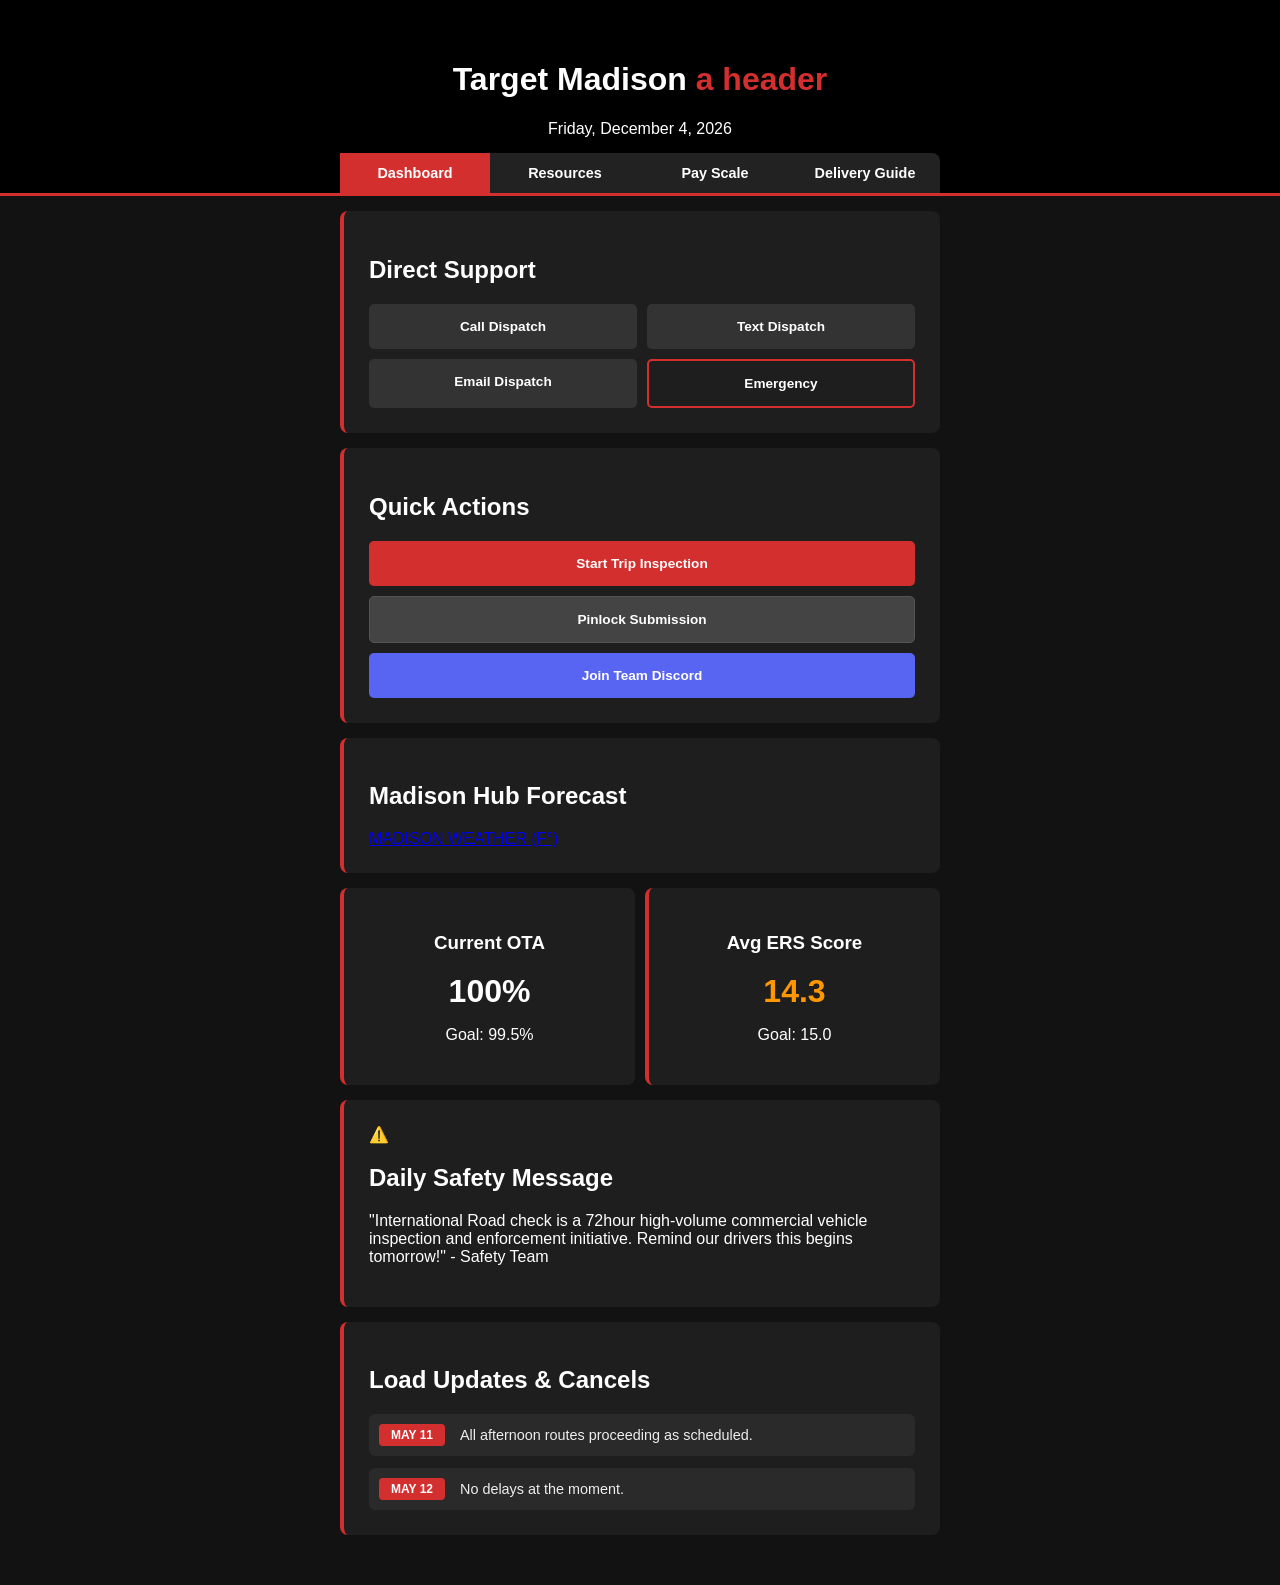
<file: index.html>
<!doctype html>
<html lang="en">
  <head>
    <meta charset="UTF-8" />
    <meta name="viewport" content="width=device-width, initial-scale=1.0" />
    <title>A page here | Dashboard</title>
    <link rel="stylesheet" href="styles.css" />
  </head>
  <body>
    <header>
      <div class="header-content">
        <h1>Target Madison <span class="sub-brand">a header</span></h1>
        <div class="date" id="current-date"></div>
      </div>
      <nav class="main-nav">
        <a href="index.html" class="nav-item active">Dashboard</a>
        <a href="resources.html" class="nav-item">Resources</a>
        <a href="targetMadisonPayScale.html" class="nav-item">Pay Scale</a>
        <a href="delivery-guide.html" class="nav-item">Delivery Guide</a>
      </nav>
    </header>

    <main class="container">
      <section class="card action-card">
        <h2>Direct Support</h2>
        <div class="button-grid">
          <a href="tel:8032505276" class="btn-link support">Call Dispatch</a>
          <a href="sms:8032505276" class="btn-link support">Text Dispatch</a>
          <a href="mailto:targetmadison@usxpress.com" class="btn-link support">
            Email Dispatch</a
          >
          <a href="tel:911" class="btn-link emergency">Emergency</a>
        </div>
      </section>

      <section class="card action-card">
        <h2>Quick Actions</h2>
        <div class="button-grid">
          <a
            href="https://app.smartsheet.com/b/form/f10eee7610c347f5bd076bdf74858b39"
            class="btn-link primary"
            target="_blank"
            >Start Trip Inspection</a
          >
          <a
            href="https://forms.office.com/pages/responsepage.aspx?id=baa1u59cKkiWmqQDBLa8jYGkXY_QjcpDrujCEN10fqJURVBIWTdNQVBaWUJBTFdSQTcyQ05BNzRNVCQlQCN0PWcu&origin=lprLink&route=shorturl"
            class="btn-link secondary"
            target="_blank"
            >Pinlock Submission</a
          >
          <a
            href="https://discord.gg/PH69uc9b"
            class="btn-link discord"
            target="_blank"
            >Join Team Discord</a
          >
        </div>
      </section>
      <!-- Weather -->
      <section class="card">
        <h2>Madison Hub Forecast</h2>
        <a
          class="weatherwidget-io"
          href="https://forecast7.com/en/34d70n86d75/madison/?unit=us"
          data-label_1="MADISON"
          data-label_2="WEATHER"
          data-font="Roboto"
          data-icons="Climacons Animated"
          data-mode="Forecast"
          data-days="3"
          data-theme="pure"
          data-basecolor="#1e1e1e"
          data-accent="#555555"
          data-textcolor="#ffffff"
          data-highcolor="#d32f2f"
          data-lowcolor="#bbbbbb"
          data-unit="us"
        >
          MADISON WEATHER (F°)
        </a>
        <script>
          !(function (d, s, id) {
            var js,
              fjs = d.getElementsByTagName(s)[0];
            if (!d.getElementById(id)) {
              js = d.createElement(s);
              js.id = id;
              js.src = "https://weatherwidget.io/js/widget.min.js";
              fjs.parentNode.insertBefore(js, fjs);
            }
          })(document, "script", "weatherwidget-io-js");
        </script>
      </section>
      <!-- Metrics -->
      <section class="metrics">
        <div class="card metric-card status-good">
          <h3>Current OTA</h3>
          <div class="stat">100%</div>
          <p class="goal">Goal: 99.5%</p>
        </div>
        <div class="card metric-card status-warning">
          <h3>Avg ERS Score</h3>
          <div class="stat">14.3</div>
          <p class="goal">Goal: 15.0</p>
        </div>
      </section>
      <!-- Safety Message -->
      <section class="card safety-card">
        <div class="card-header">
          <span class="icon">⚠️</span>
          <h2>Daily Safety Message</h2>
        </div>
        <p class="safety-text">
          "International Road check is a 72hour high-volume commercial vehicle
          inspection and enforcement initiative. Remind our drivers this begins
          tomorrow!" - Safety Team
        </p>
      </section>

      <section class="card alert-card">
        <h2>Load Updates & Cancels</h2>
        <div class="update-list">
          <div class="update-item">
            <span class="update-date">May 11</span
            ><span class="update-msg"
              >All afternoon routes proceeding as scheduled.</span
            >
          </div>
          <div class="update-item">
            <span class="update-date">May 12</span
            ><span class="update-msg">No delays at the moment.</span>
          </div>
        </div>
      </section>
    </main>

    <script>
      const options = {
        weekday: "long",
        year: "numeric",
        month: "long",
        day: "numeric",
      };
      document.getElementById("current-date").innerText =
        new Date().toLocaleDateString(undefined, options);
    </script>
  </body>
</html>
</file>
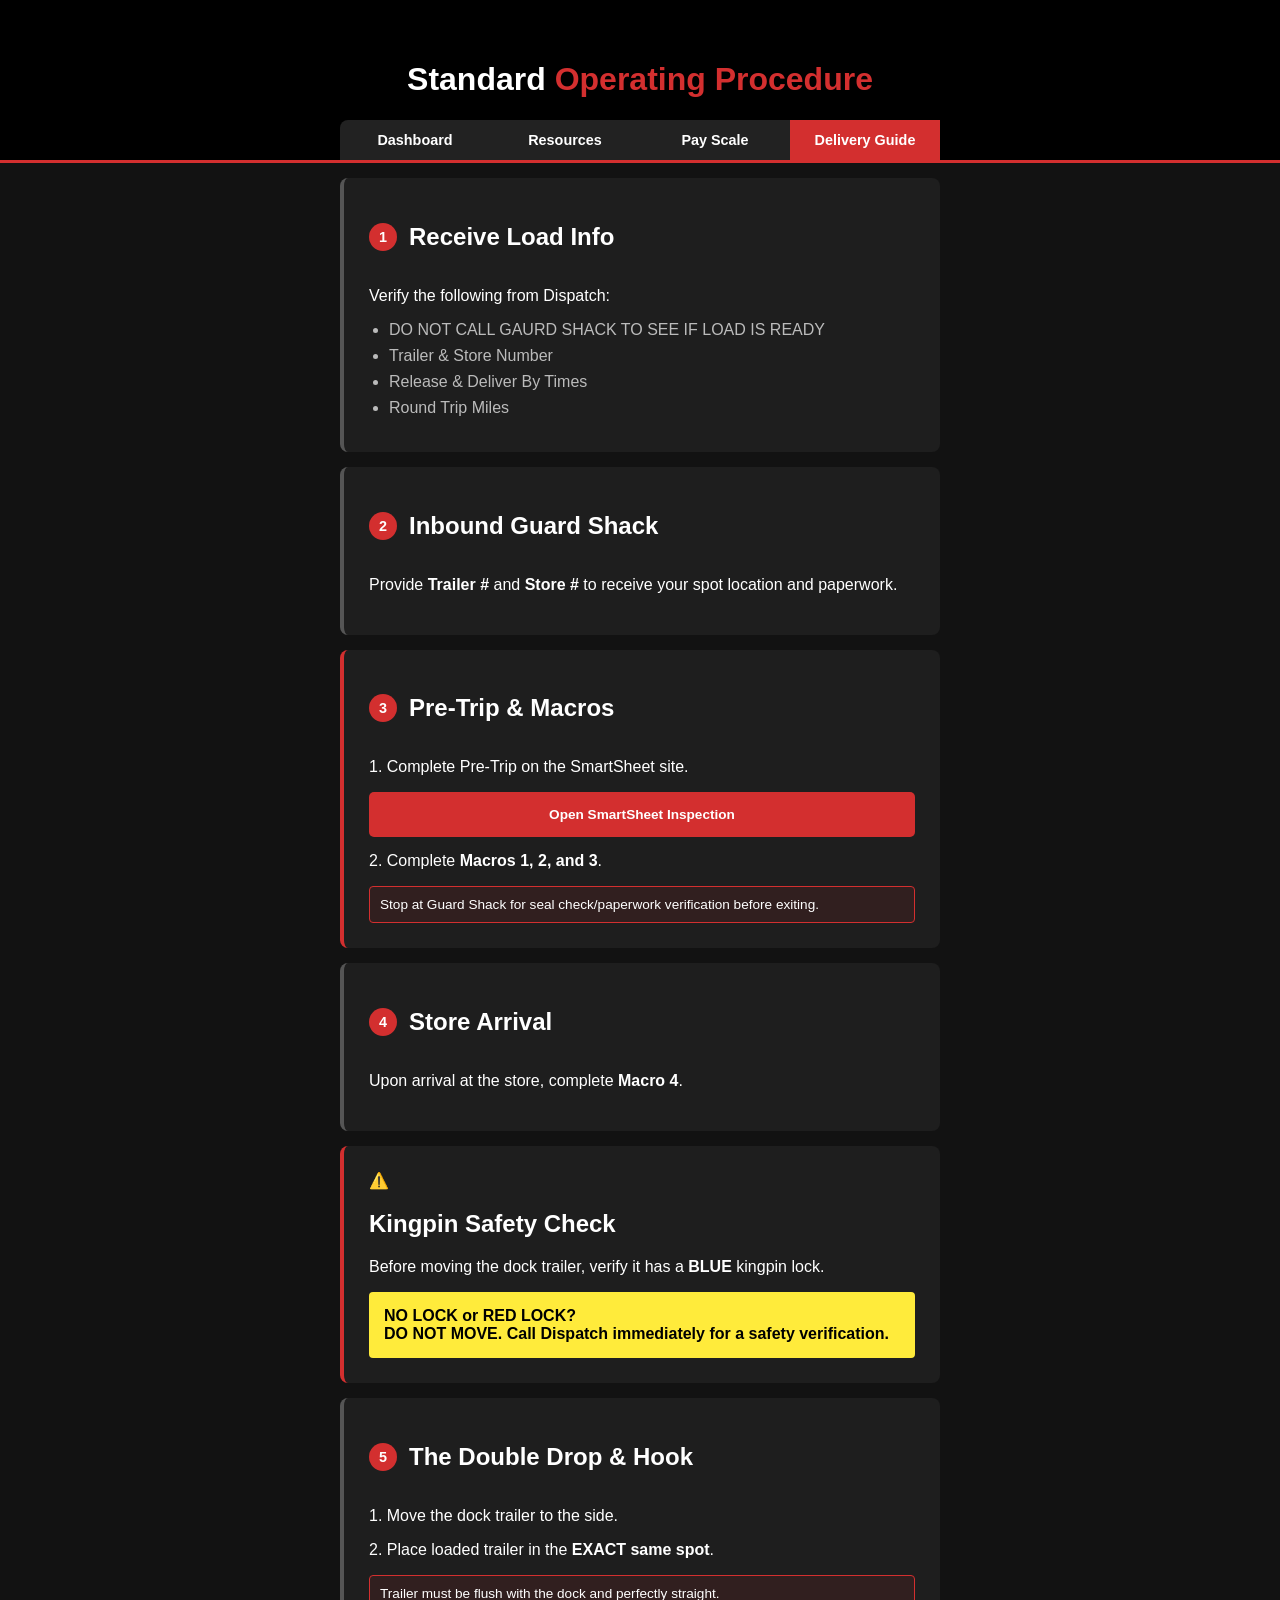
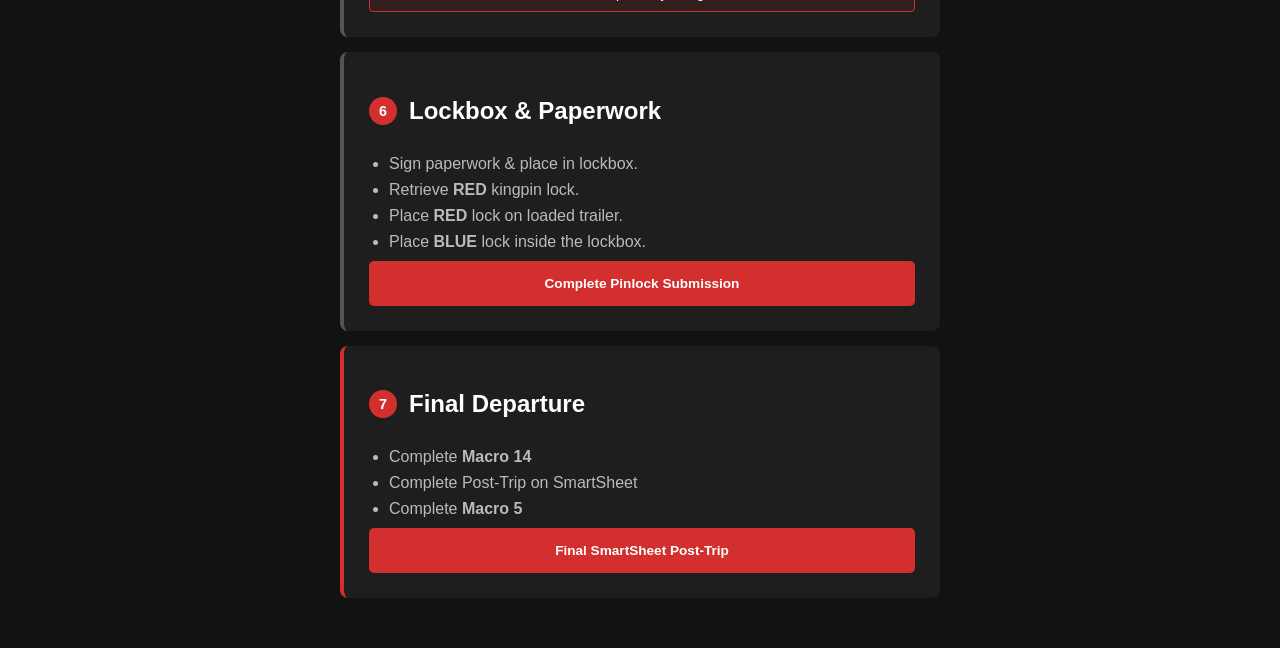
<file: delivery-guide.html>
<!doctype html>
<html lang="en">
  <head>
    <meta charset="UTF-8" />
    <meta name="viewport" content="width=device-width, initial-scale=1.0" />
    <title>Delivery Guide | Target Madison</title>
    <link rel="stylesheet" href="styles.css" />
    <link rel="stylesheet" href="delivery-guide.css" />
  </head>
  <body>
    <header>
      <div class="header-content">
        <h1>Standard <span class="sub-brand">Operating Procedure</span></h1>
      </div>
      <nav class="main-nav">
        <a href="index.html" class="nav-item">Dashboard</a>
        <a href="resources.html" class="nav-item">Resources</a>
        <a href="targetMadisonPayScale.html" class="nav-item">Pay Scale</a>
        <a href="delivery-guide.html" class="nav-item active">Delivery Guide</a>
      </nav>
    </header>

    <main class="container">
      <!-- Step 1: Dispatch -->
      <section class="card step-card">
        <div class="step-header">
          <span class="step-num">1</span>
          <h2>Receive Load Info</h2>
        </div>
        <p>Verify the following from Dispatch:</p>
        <ul class="check-list">
          <li>DO NOT CALL GAURD SHACK TO SEE IF LOAD IS READY</li>
          <li>Trailer & Store Number</li>
          <li>Release & Deliver By Times</li>
          <li>Round Trip Miles</li>
        </ul>
      </section>

      <!-- Step 2: Guard Shack (Inbound) -->
      <section class="card step-card">
        <div class="step-header">
          <span class="step-num">2</span>
          <h2>Inbound Guard Shack</h2>
        </div>
        <p>
          Provide <strong>Trailer #</strong> and <strong>Store #</strong> to
          receive your spot location and paperwork.
        </p>
      </section>

      <!-- Step 3: Inspections -->
      <section class="card step-card highlight-step">
        <div class="step-header">
          <span class="step-num">3</span>
          <h2>Pre-Trip & Macros</h2>
        </div>
        <p>1. Complete Pre-Trip on the SmartSheet site.</p>
        <a
          href="https://app.smartsheet.com/b/form/f10eee7610c347f5bd076bdf74858b39"
          class="btn-link primary"
          target="_blank"
          >Open SmartSheet Inspection</a
        >
        <p style="margin-top: 15px">
          2. Complete <strong>Macros 1, 2, and 3</strong>.
        </p>
        <div class="alert-box">
          Stop at Guard Shack for seal check/paperwork verification before
          exiting.
        </div>
      </section>

      <!-- Step 4: Arrival -->
      <section class="card step-card">
        <div class="step-header">
          <span class="step-num">4</span>
          <h2>Store Arrival</h2>
        </div>
        <p>Upon arrival at the store, complete <strong>Macro 4</strong>.</p>
      </section>

      <!-- Step 5: Critical Safety Check -->
      <section class="card safety-card">
        <div class="card-header">
          <span class="icon">⚠️</span>
          <h2>Kingpin Safety Check</h2>
        </div>
        <p>
          Before moving the dock trailer, verify it has a
          <strong>BLUE</strong> kingpin lock.
        </p>
        <div class="warning-box">
          <strong>NO LOCK or RED LOCK?</strong><br />
          DO NOT MOVE. Call Dispatch immediately for a safety verification.
        </div>
      </section>

      <!-- Step 6: Drop & Hook -->
      <section class="card step-card">
        <div class="step-header">
          <span class="step-num">5</span>
          <h2>The Double Drop & Hook</h2>
        </div>
        <p>1. Move the dock trailer to the side.</p>
        <p>2. Place loaded trailer in the <strong>EXACT same spot</strong>.</p>
        <div class="alert-box">
          Trailer must be flush with the dock and perfectly straight.
        </div>
      </section>

      <!-- Step 7: Finalize -->
      <section class="card step-card">
        <div class="step-header">
          <span class="step-num">6</span>
          <h2>Lockbox & Paperwork</h2>
        </div>
        <ul class="check-list">
          <li>Sign paperwork & place in lockbox.</li>
          <li>Retrieve <strong>RED</strong> kingpin lock.</li>
          <li>Place <strong>RED</strong> lock on loaded trailer.</li>
          <li>Place <strong>BLUE</strong> lock inside the lockbox.</li>
        </ul>
        <a
          href="https://forms.office.com/pages/responsepage.aspx?id=baa1u59cKkiWmqQDBLa8jYGkXY_QjcpDrujCEN10fqJURVBIWTdNQVBaWUJBTFdSQTcyQ05BNzRNVCQlQCN0PWcu&origin=lprLink&route=shorturl"
          class="btn-link primary"
          target="_blank"
        >
          Complete Pinlock Submission</a
        >
      </section>

      <!-- Step 8: Completion -->
      <section class="card step-card highlight-step">
        <div class="step-header">
          <span class="step-num">7</span>
          <h2>Final Departure</h2>
        </div>
        <ul class="check-list">
          <li>Complete <strong>Macro 14</strong></li>
          <li>Complete Post-Trip on SmartSheet</li>
          <li>Complete <strong>Macro 5</strong></li>
        </ul>
        <a
          href="https://app.smartsheet.com/b/form/f10eee7610c347f5bd076bdf74858b39"
          class="btn-link primary"
          target="_blank"
          >Final SmartSheet Post-Trip</a
        >
      </section>
    </main>
  </body>
</html>
</file>
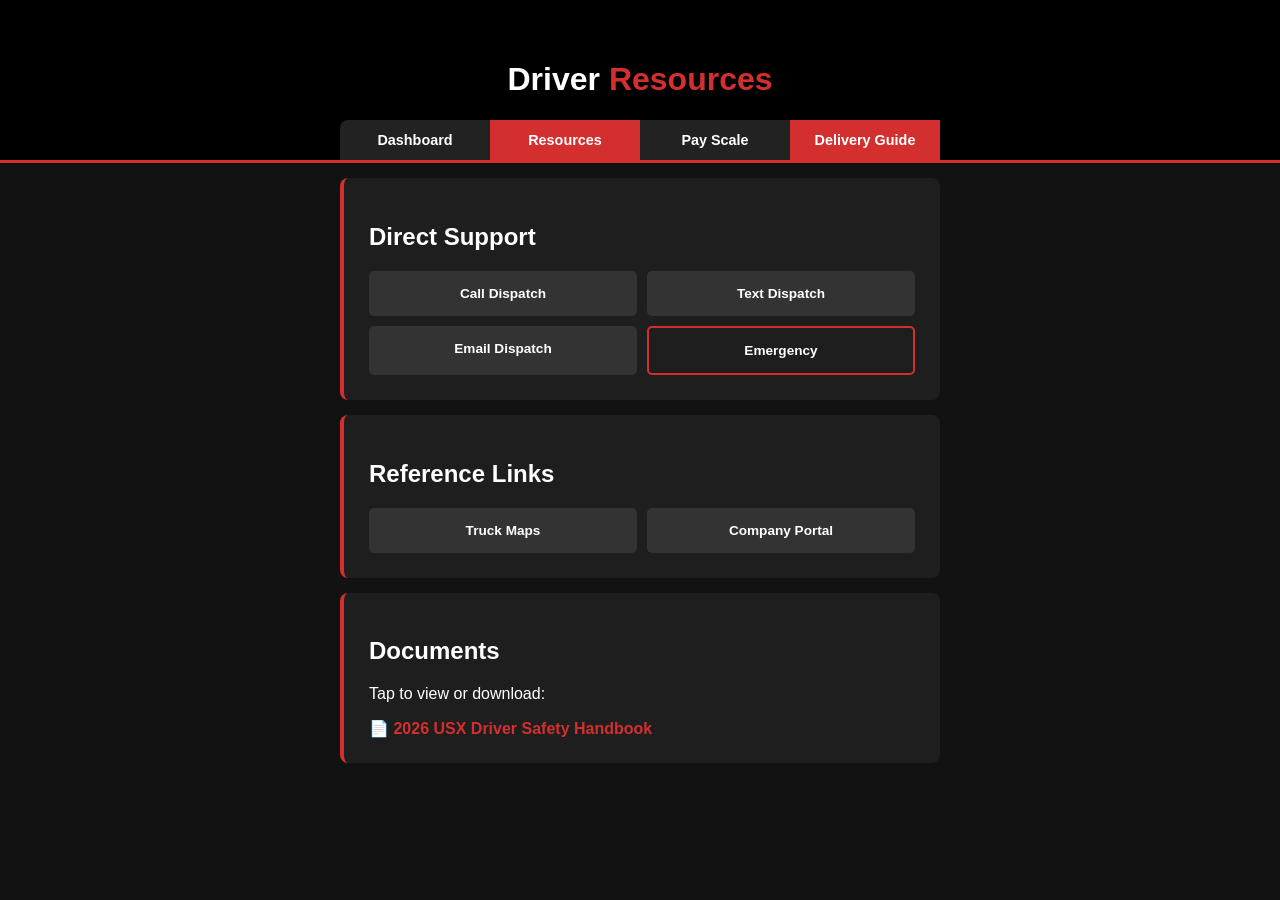
<file: resources.html>
<!doctype html>
<html lang="en">
  <head>
    <meta charset="UTF-8" />
    <meta name="viewport" content="width=device-width, initial-scale=1.0" />
    <title>Driver Resources | Target Madison</title>
    <link rel="stylesheet" href="styles.css" />
  </head>
  <body>
    <header>
      <div class="header-content">
        <h1>Driver <span class="sub-brand">Resources</span></h1>
      </div>
      <nav class="main-nav">
        <a href="index.html" class="nav-item">Dashboard</a>
        <a href="resources.html" class="nav-item active">Resources</a>
        <a href="targetMadisonPayScale.html" class="nav-item">Pay Scale</a>
        <a href="delivery-guide.html" class="nav-item active">Delivery Guide</a>
      </nav>
    </header>

    <main class="container">
      <section class="card">
        <h2>Direct Support</h2>
        <div class="button-grid">
          <a href="tel:8032505276" class="btn-link">Call Dispatch</a>
          <a href="sms:8032505276" class="btn-link">Text Dispatch</a>
          <a href="mailto:targetmadison@usxpress.com" class="btn-link"
            >Email Dispatch</a
          >
          <a href="tel:911" class="btn-link emergency">Emergency</a>
        </div>
      </section>

      <section class="card">
        <h2>Reference Links</h2>
        <div class="button-grid">
          <a href="https://maps.google.com" target="_blank" class="btn-link"
            >Truck Maps</a
          >
          <a href="https://atlas.usxpress.com" target="_blank" class="btn-link"
            >Company Portal</a
          >
        </div>
      </section>

      <section class="card">
        <h2>Documents</h2>
        <p>Tap to view or download:</p>
        <a
          href="https://atlas.usxpress.com/document/48532/2026-USX-Driver-Handbook"
          target="_blank"
          class="doc-link"
          >📄 2026 USX Driver Safety Handbook</a
        >
      </section>
    </main>
  </body>
</html>
</file>
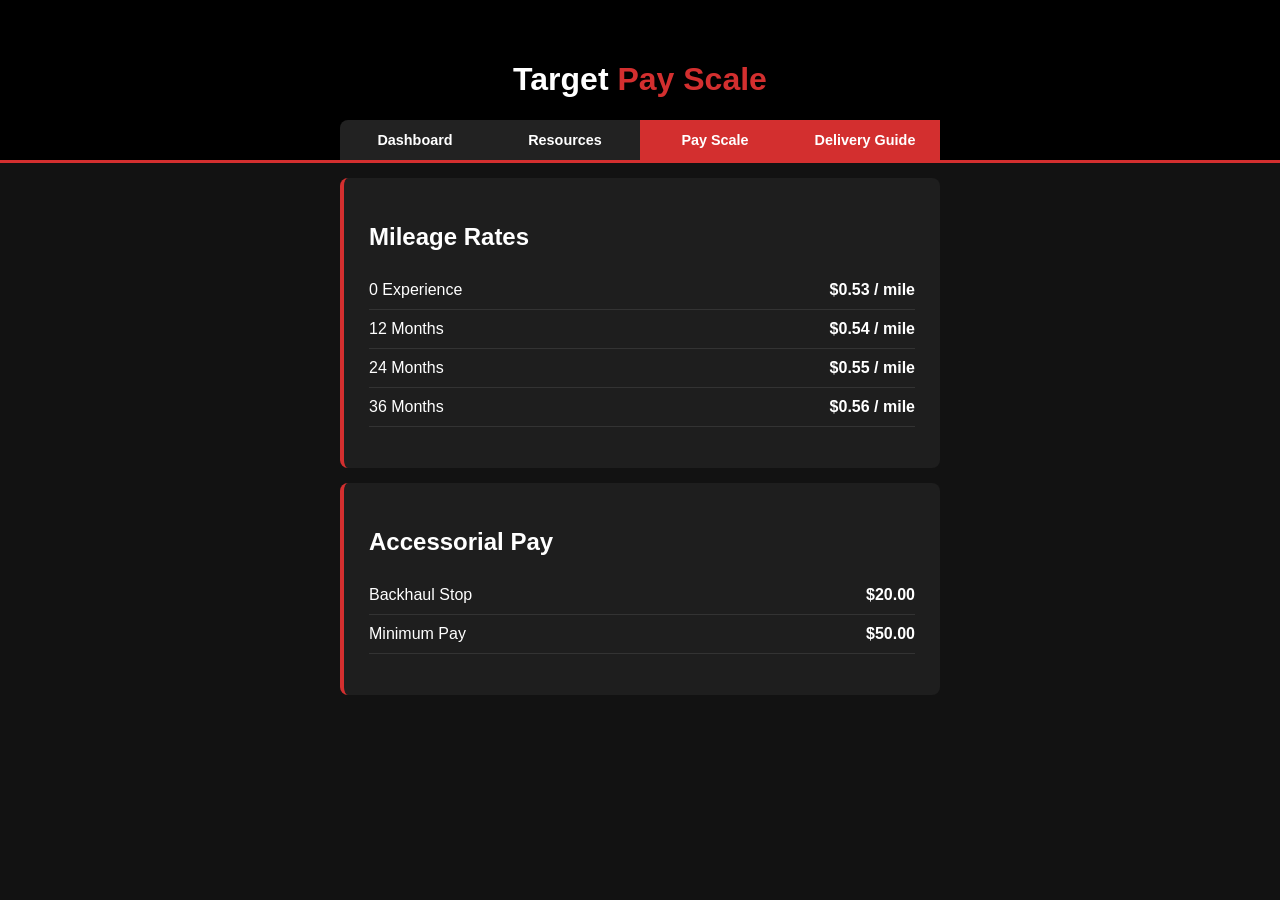
<file: targetMadisonPayScale.html>
<!doctype html>
<html lang="en">
  <head>
    <meta charset="UTF-8" />
    <meta name="viewport" content="width=device-width, initial-scale=1.0" />
    <title>Pay Scale | Target Madison</title>
    <link rel="stylesheet" href="styles.css" />
  </head>
  <body>
    <header>
      <div class="header-content">
        <h1>Target <span class="sub-brand">Pay Scale</span></h1>
      </div>
      <nav class="main-nav">
        <a href="index.html" class="nav-item">Dashboard</a>
        <a href="resources.html" class="nav-item">Resources</a>
        <a href="targetMadisonPayScale.html" class="nav-item active"
          >Pay Scale</a
        >
        <a href="delivery-guide.html" class="nav-item active">Delivery Guide</a>
      </nav>
    </header>

    <main class="container">
      <section class="card">
        <h2>Mileage Rates</h2>
        <ul class="data-list">
          <li><span>0 Experience</span><strong>$0.53 / mile</strong></li>
          <li><span>12 Months</span><strong>$0.54 / mile</strong></li>
          <li><span>24 Months</span><strong>$0.55 / mile</strong></li>
          <li><span>36 Months</span><strong>$0.56 / mile</strong></li>
        </ul>
      </section>

      <section class="card">
        <h2>Accessorial Pay</h2>
        <ul class="data-list">
          <li><span>Backhaul Stop</span><strong>$20.00</strong></li>
          <li><span>Minimum Pay</span><strong>$50.00</strong></li>
        </ul>
      </section>
    </main>
  </body>
</html>
</file>
<file: styles.css>
:root {
  --primary-red: #d32f2f;
  --bg-dark: #121212;
  --card-bg: #1e1e1e;
  --text-white: #ffffff;
  --text-grey: #bbbbbb;
  --discord-blurple: #5865f2;
}
.container {
  padding: 15px;
  max-width: 600px; /* This prevents the site from getting too wide on PC */
  margin: 0 auto;  /* This centers the container on the screen */
}

body {
  font-family: -apple-system, sans-serif;
  background-color: var(--bg-dark);
  color: var(--text-white);
  margin: 0;
  padding-bottom: 20px;
}

header {
  background-color: #000;
  padding: 20px 0 0 0;
  text-align: center;
  border-bottom: 3px solid var(--primary-red);
  position: sticky;
  top: 0;
  z-index: 100;
}

.sub-brand {
  color: var(--primary-red);
}

.main-nav {
  display: flex;
  justify-content: space-around;
  background: #222;
  margin-top: 15px;
}

.nav-item {
  color: white;
  text-decoration: none;
  padding: 12px;
  font-size: 0.9rem;
  font-weight: bold;
  flex: 1;
}

.nav-item.active {
  background: var(--primary-red);
}

.container {
  padding: 15px;
}

.card {
  background: var(--card-bg);
  border-radius: 8px;
  padding: 15px;
  margin-bottom: 15px;
  border-left: 4px solid var(--primary-red);
}

.button-grid {
  display: grid;
  grid-template-columns: 1fr 1fr;
  gap: 10px;
}

.btn-link {
  display: block;
  padding: 15px 5px;
  text-align: center;
  text-decoration: none;
  color: white;
  border-radius: 5px;
  font-weight: bold;
  font-size: 0.85rem;
  background: #333;
}

.btn-link.primary {
  background: var(--primary-red);
  grid-column: span 2;
}

/* Secondary Button Styling (e.g., Pinlock) */
.btn-link.secondary {
  background-color: #444; /* Medium Grey */
  grid-column: span 2; /* Makes it full width like the others */
  border: 1px solid #555;
  transition: background-color 0.2s ease;
}

.btn-link.secondary:active {
  background-color: #555;
}
.btn-link.discord {
  background: var(--discord-blurple);
  grid-column: span 2;
}
.btn-link.emergency {
  border: 2px solid var(--primary-red);
  background: transparent;
}

.metrics {
  display: grid;
  grid-template-columns: 1fr 1fr;
  gap: 10px;
}
.metric-card {
  text-align: center;
}
.stat {
  font-size: 2rem;
  font-weight: bold;
  margin: 5px 0;
}
.status-warning .stat {
  color: #ff9800;
}

.data-list {
  list-style: none;
  padding: 0;
}
.data-list li {
  display: flex;
  justify-content: space-between;
  padding: 10px 0;
  border-bottom: 1px solid #333;
}

.doc-link {
  color: var(--primary-red);
  text-decoration: none;
  font-weight: bold;
  display: block;
  margin-top: 10px;
}
.doc-link:hover {
  text-decoration: underline;
}

.back-nav {
  text-align: center;
}
.btn-back {
  display: inline-block;
  color: var(--text-grey);
  text-decoration: none;
  font-weight: bold;
  text-transform: uppercase;
  font-size: 0.8rem;
  border: 1px solid #444;
  padding: 10px 20px;
  border-radius: 20px;
}

/* Container for the list of updates */
.update-list {
    display: flex;
    flex-direction: column;
    gap: 12px; /* Adds space between each update row */
    margin-top: 10px;
}

/* Individual update row */
.update-item {
    display: flex;
    align-items: center; /* Vertically centers the text */
    background: #2a2a2a; /* Slightly lighter than card bg to stand out */
    padding: 10px;
    border-radius: 6px;
    gap: 15px; /* Creates a clear gap between date and message */
}

/* Date Badge */
.update-date {
    background-color: var(--primary-red);
    color: white;
    font-size: 0.75rem;
    font-weight: bold;
    padding: 4px 8px;
    border-radius: 4px;
    min-width: 50px; /* Ensures all date badges are the same width */
    text-align: center;
    text-transform: uppercase;
}

/* Message Text */
.update-msg {
    font-size: 0.9rem;
    color: #eee;
    line-height: 1.3;
}

/* Media Query: Rules for screens wider than 768px (Tablets/PCs) */
@media (min-width: 768px) {
    header {
        padding: 40px 0 0 0; /* More space at the top on big screens */
    }

    .main-nav {
        max-width: 600px;
        margin: 15px auto 0 auto;
        border-radius: 8px 8px 0 0; /* Rounds the top corners of the nav */
    }

    .card {
        padding: 25px; /* More internal space for cards on desktop */
    }

    h1 {
        font-size: 2rem;
    }
}
</file>
<file: delivery-guide.css>
/* Step Card Styling */
.step-card {
  border-left: 4px solid #555; /* Neutral grey for steps */
}

.highlight-step {
  border-left: 4px solid var(--primary-red); /* Highlights steps with external links */
}

.step-header {
  display: flex;
  align-items: center;
  gap: 12px;
  margin-bottom: 10px;
}

.step-num {
  background: var(--primary-red);
  color: white;
  width: 28px;
  height: 28px;
  display: flex;
  align-items: center;
  justify-content: center;
  border-radius: 50%;
  font-weight: bold;
  font-size: 0.9rem;
}

/* Checklist Styling */
.check-list {
  padding-left: 20px;
  margin: 10px 0;
}

.check-list li {
  margin-bottom: 8px;
  color: var(--text-grey);
}

/* Alert/Warning Boxes */
.alert-box {
  background: rgba(211, 47, 47, 0.1);
  border: 1px solid var(--primary-red);
  padding: 10px;
  border-radius: 4px;
  font-size: 0.85rem;
  margin-top: 10px;
}

.warning-box {
  background: #ffeb3b;
  color: #000;
  padding: 15px;
  border-radius: 4px;
  font-weight: bold;
  margin-top: 10px;
}
</file>
